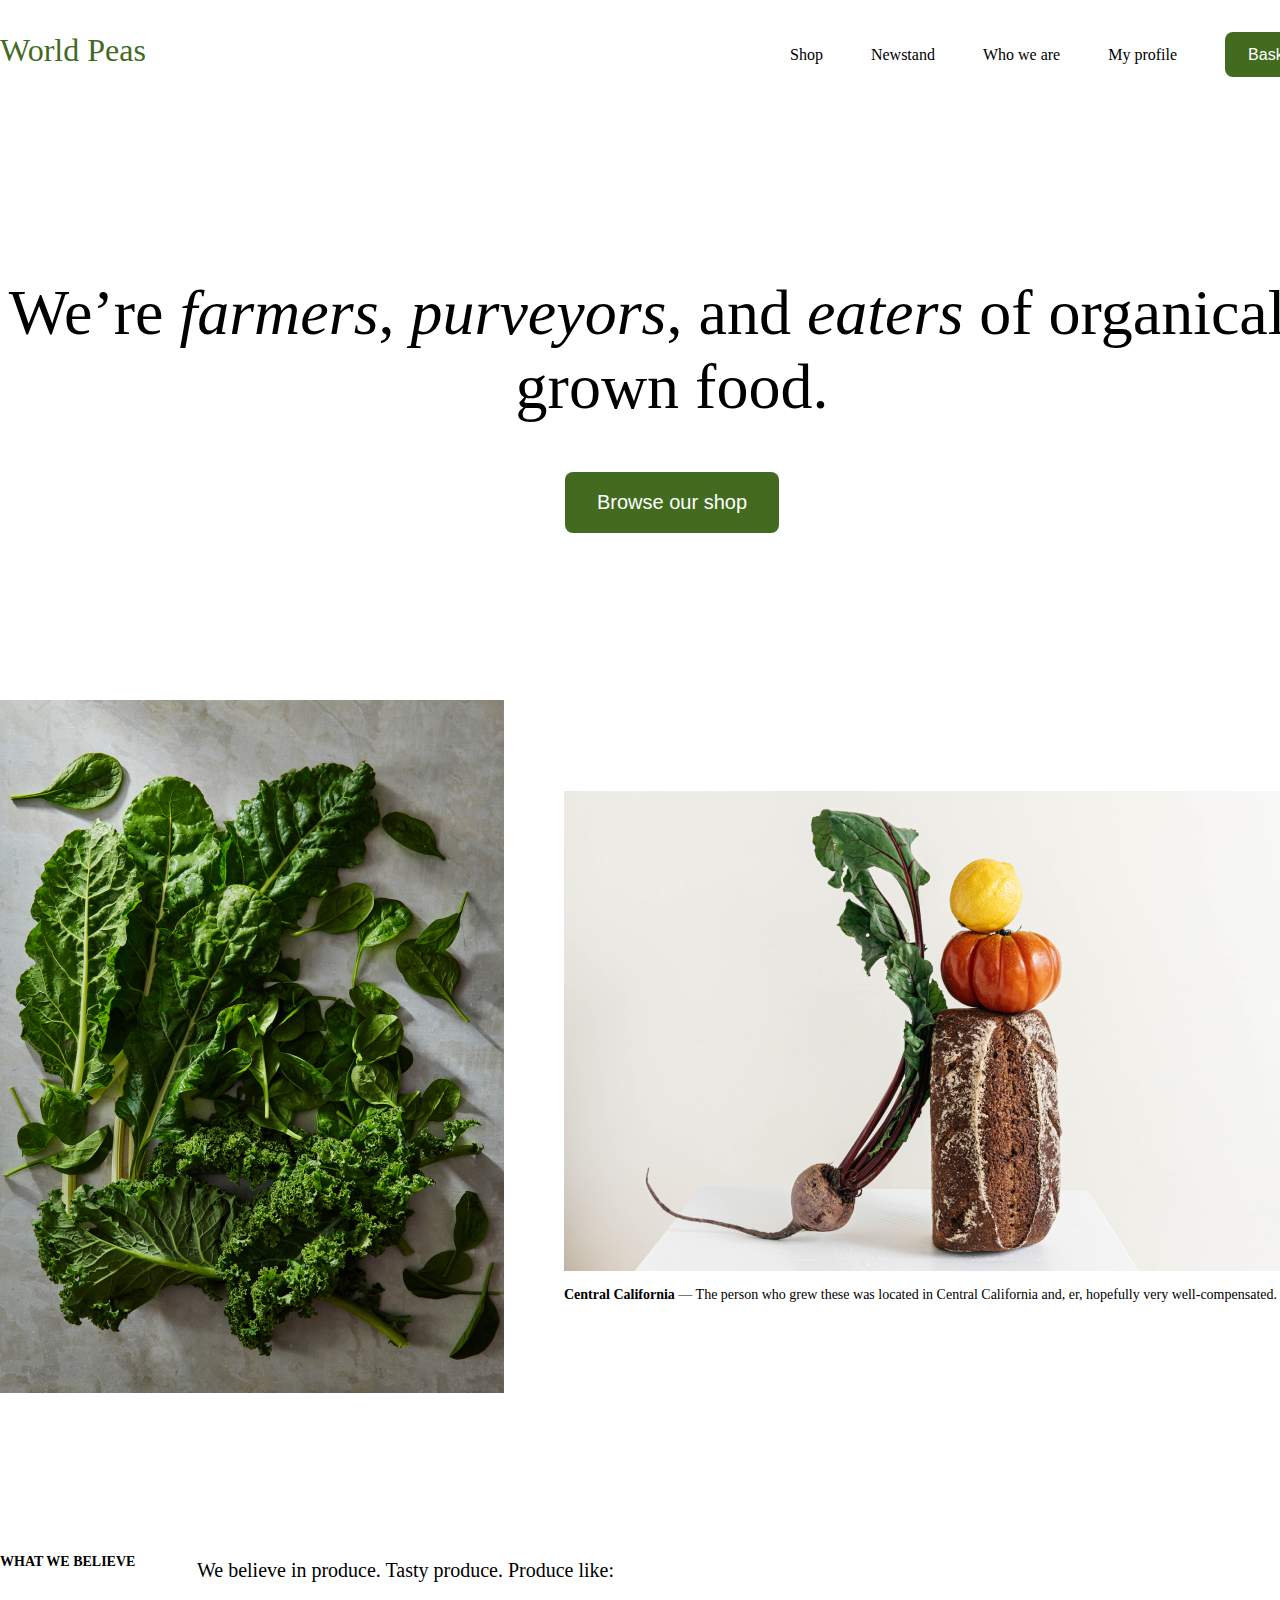
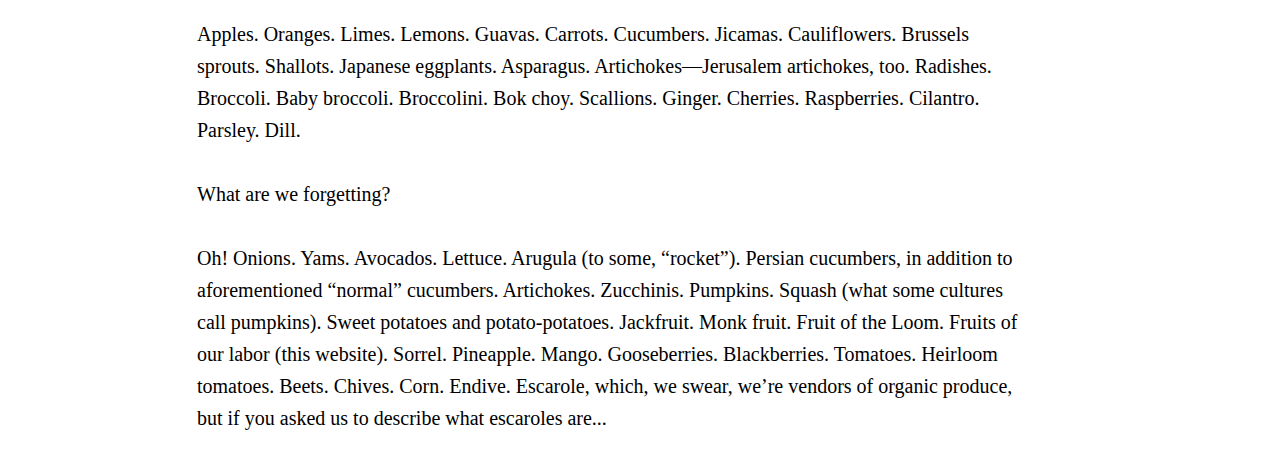
<file: clase3/index.html>
<!DOCTYPE html>
<html lang="en">

<head>
    <meta charset="UTF-8">
    <meta name="viewport" content="width=device-width, initial-scale=1.0">
    <title>Frontend layout</title>
    <link rel="stylesheet" href="styles.css" />
    <link rel="stylesheet" href="home.css" />
    <link rel="stylesheet" href="styles/header.css" />
</head>

<body>
    <div class="page">
        <div class="header">
            <div class="header-title">
                World Peas
            </div>
            <div class="header-nav">
                <div class="header-nav-item">Shop</div>
                <div class="header-nav-item">Newstand</div>
                <div class="header-nav-item">Who we are </div>
                <div class="header-nav-item">My profile</div>
                <div class="header-nav-item">
                    <button class="btn primary-btn">Basket (3)</button>
                </div>
            </div>
        </div>
        <div class="hero">
            <div class="hero-title">We’re <i>farmers</i>, <i>purveyors</i>, and <i>eaters</i> of organically grown food.
            </div>
            <div class="hero-action">
                <button class="btn primary-btn large-btn">Browse our shop</button>
            </div>
        </div>
        <div class="carousel">
            <div class="carousel-item">
                <img class="carousel-item-image" src="./assets/images/image1.png" alt="image1" />
            </div>
            <div class="carousel-item">
                <img class="carousel-item-image" src="./assets/images/image2.png" alt="image2" />
                <p class="image-description"><b>Central California</b> — The person who grew these was located in
                    Central California and, er,
                    hopefully
                    very well-compensated.</p>
            </div>
        </div>
        <div class="content">
            <div class="content-title">
                WHAT WE BELIEVE
            </div>
            <div class="content-text">
                <p>We believe in produce. Tasty produce. Produce like:</p>
                <br>
                <p>Apples. Oranges. Limes. Lemons. Guavas. Carrots. Cucumbers. Jicamas. Cauliflowers. Brussels sprouts.
                    Shallots. Japanese eggplants. Asparagus. Artichokes—Jerusalem artichokes, too. Radishes. Broccoli.
                    Baby
                    broccoli. Broccolini. Bok choy. Scallions. Ginger. Cherries. Raspberries. Cilantro. Parsley. Dill.
                </p>
                <br>
                <p>What are we forgetting?</p>
                <br>
                <p>Oh! Onions. Yams. Avocados. Lettuce. Arugula (to some, “rocket”). Persian cucumbers, in addition to
                    aforementioned “normal” cucumbers. Artichokes. Zucchinis. Pumpkins. Squash (what some cultures call
                    pumpkins). Sweet potatoes and potato-potatoes. Jackfruit. Monk fruit. Fruit of the Loom. Fruits of
                    our
                    labor (this website). Sorrel. Pineapple. Mango. Gooseberries. Blackberries. Tomatoes. Heirloom
                    tomatoes.
                    Beets. Chives. Corn. Endive. Escarole, which, we swear, we’re vendors of organic produce, but if you
                    asked us to describe what escaroles are...</p>
            </div>
        </div>
    </div>
</body>

</html>
</file>
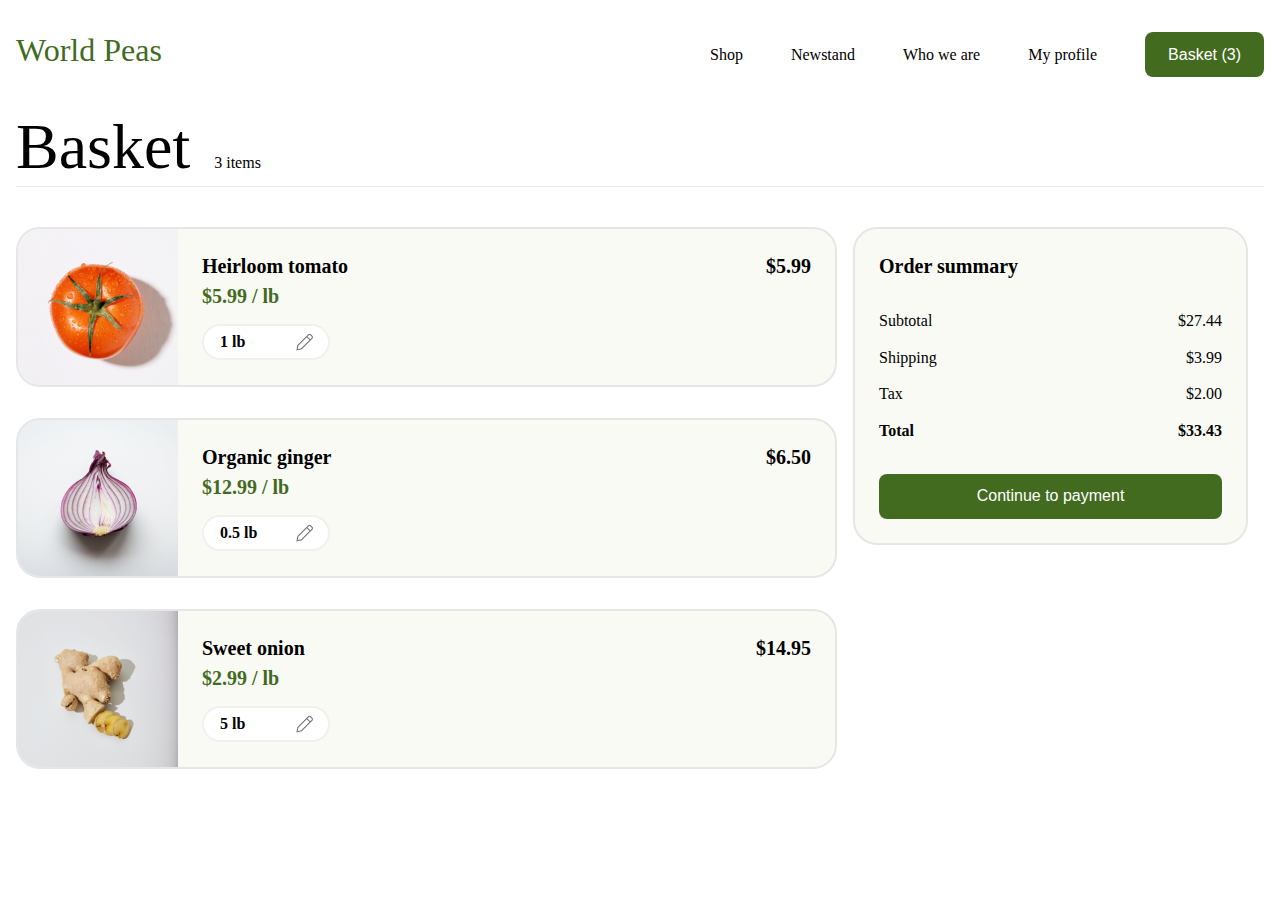
<file: clase3/cart.html>
<!DOCTYPE html>
<html lang="en">

<head>
    <meta charset="UTF-8">
    <meta name="viewport" content="width=device-width, initial-scale=1.0">
    <title>Shopping Cart</title>
    <link rel="stylesheet" href="styles.css" />
    <link rel="stylesheet" href="styles/header.css" />
    <link rel="stylesheet" href="cart.css" />
</head>

<body>
    <div class="page">
        <div class="header">
            <div class="header-title">
                World Peas
            </div>
            <div class="header-nav">
                <div class="header-nav-item">Shop</div>
                <div class="header-nav-item">Newstand</div>
                <div class="header-nav-item">Who we are </div>
                <div class="header-nav-item">My profile</div>
                <div class="header-nav-item">
                    <button class="btn primary-btn">Basket (3)</button>
                </div>
            </div>
        </div>
        <div class="title">
            <span class="h1">Basket</span><span>3 items</span>
        </div>

        <div class="cart">
            <div class="cart-card">
                <div class="cart-card-image">
                    <img src="./assets/images/tomatoe.png" alt="Tomatoe" srcset="">
                </div>
                <div class="cart-card-content">
                    <div class="cart-card-content-box">
                        <p class="cart-card-content-box-title">Heirloom tomato</p>
                        <p class="cart-card-content-box-price">$5.99 / lb</p>
                        <p class="cart-card-content-box-quantity">
                            <span>1 lb</span>
                            <img src="./assets/images/pen.png" alt="Edit" srcset="">
                        </p>
                    </div>
                    <div class="cart-card-content-price">
                        $5.99
                    </div>
                </div>
            </div>
            <div class="cart-card">
                <div class="cart-card-image">
                    <img src="./assets/images/onion.png" alt="Onion" srcset="">
                </div>
                <div class="cart-card-content">
                    <div class="cart-card-content-box">
                        <p class="cart-card-content-box-title">Organic ginger</p>
                        <p class="cart-card-content-box-price">$12.99 / lb</p>
                        <p class="cart-card-content-box-quantity">
                            <span>0.5 lb</span>
                            <img src="./assets/images/pen.png" alt="Edit" srcset="">
                        </p>
                    </div>
                    <div class="cart-card-content-price">
                        $6.50
                    </div>
                </div>
            </div>
            <div class="cart-card">
                <div class="cart-card-image">
                    <img src="./assets/images/ginger.png" alt="Ginger" srcset="">
                </div>
                <div class="cart-card-content">
                    <div class="cart-card-content-box">
                        <p class="cart-card-content-box-title">Sweet onion</p>
                        <p class="cart-card-content-box-price">$2.99 / lb</p>
                        <p class="cart-card-content-box-quantity">
                            <span>5 lb</span>
                            <img src="./assets/images/pen.png" alt="Edit" srcset="">
                        </p>
                    </div>
                    <div class="cart-card-content-price">
                        $14.95
                    </div>
                </div>
            </div>
        </div>
        <div class="summary">
            <div class="summary-card">
                <div class="summary-card-title">
                    Order summary
                </div>
                <div class="summary-card-items">
                    <p>
                        <span>Subtotal</span>
                        <span>$27.44</span>
                    </p>
                    <p>
                        <span>Shipping</span>
                        <span>$3.99</span>
                    </p>
                    <p>
                        <span>Tax</span>
                        <span>$2.00</span>
                    </p>
                    <p class="bold">
                        <span>Total</span>
                        <span>$33.43</span>
                    </p>
                </div>
                <button class="btn primary-btn">Continue to payment</button>
            </div>
        </div>
    </div>
</body>

</html>
</file>
<file: clase3/styles.css>
* {
  box-sizing: border-box;
  padding: 0;
  margin: 0;
}

.btn {
  border-radius: 8px;
  border-width: 0;
  font-size: 16px;
  /* X | Y  */
  padding: 13.5px 23px;
}
.btn.primary-btn {
  background-color: #426b1f;
  color: #ffffff;
}

.btn.large-btn {
  font-size: 20px;
  padding: 19px 32px;
}

.image-description {
  font-size: 14px;
}
</file>
<file: clase3/home.css>
.page {
  max-width: 1440px;
  margin-left: auto;
  margin-right: auto;
  display: grid;
  grid-template-areas:
    "header"
    "hero"
    "carousel"
    "content";
  padding-bottom: 30px;
}

.header {
  grid-area: header;
  display: flex;
  justify-content: space-between;
  padding: 32px 96px;
  font-size: 16px;

  .header-title {
    color: #426b1f;
    font-size: 32px;
  }

  .header-nav {
    display: flex;
    flex-direction: row;
    gap: 48px;
    align-items: center;
  }
}

.hero {
  grid-area: hero;
  padding: 167px 0;
  display: flex;
  flex-direction: column;
  align-items: center;
  .hero-title {
    text-align: center;
    font-size: 64px;
  }
  .hero-action {
    margin-top: 48px;
  }
}

.carousel {
  grid-area: carousel;
  display: flex;
  flex-direction: row;
  gap: 60px;
  margin-bottom: 161px;

  .carousel-item {
    display: flex;
    flex-direction: column;
    justify-content: center;
    gap: 16px;
  }
}

.content {
  grid-area: content;
  display: flex;
  .content-title {
    display: inline-block;
    font-size: 14px;
    font-weight: 600;
    text-transform: uppercase;
    margin-right: 16px;
    width: 181px;
  }
  .content-text {
    display: inline-block;
    font-size: 20px;
    font-weight: 400;
    line-height: 32px;
    word-wrap: break-word;
    max-width: 822px;
  }
}
</file>
<file: clase3/styles/header.css>
.header {
  grid-area: header;
  display: flex;
  justify-content: space-between;
  padding: 32px 0;
  font-size: 16px;

  .header-title {
    color: #426b1f;
    font-size: 32px;
  }

  .header-nav {
    display: flex;
    flex-direction: row;
    gap: 48px;
    align-items: center;
  }
}
</file>
<file: clase3/cart.css>
.page {
  max-width: 1248px;
  margin-left: auto;
  margin-right: auto;
  display: grid;
  grid-template-areas:
    "header header"
    "title title"
    "cart summary";
  padding-bottom: 30px;
}

.title {
  grid-area: title;
  border-width: 0px 0px 1px 0px;
  border-style: solid;
  border-color: #e6e6e6;

  .h1 {
    font-size: 64px;
    font-family: Newsreader;
    font-weight: 400;
    line-height: 76.8px;
    word-wrap: break-word;
    margin-right: 24px;
  }
}

.cart {
  grid-area: cart;
  display: flex;
  gap: 31px;
  flex-direction: column;
  margin-top: 40px;
  .cart-card {
    position: relative;
    width: 821px;
    border-radius: 24px;
    border: 2px #e6e6e6 solid;
    background: #fafaf5;
    overflow: hidden;
    display: flex;
    flex-direction: row;

    .cart-card-image {
      position: relative;
      margin-bottom: -7px;
    }

    .cart-card-content {
      flex-grow: 1;
      padding: 24px;
      display: flex;
      flex-direction: row;
      justify-content: space-between;

      .cart-card-content-box {
        .cart-card-content-box-title {
          font-size: 20px;
          font-family: Inter;
          font-weight: 600;
          word-wrap: break-word;
          margin-bottom: 4px;
          line-height: 26px;
        }
        .cart-card-content-box-price {
          color: #426b1f;
          font-size: 20px;
          font-family: Inter;
          font-weight: 600;
          word-wrap: break-word;
          line-height: 26px;
          margin-bottom: 15px;
        }
        .cart-card-content-box-quantity {
          color: black;
          font-size: 16px;
          font-family: Inter;
          font-weight: 600;
          word-wrap: break-word;

          display: flex;
          flex-direction: row;
          align-items: center;
          justify-content: space-between;
          padding-left: 16px;
          padding-right: 8px;
          border-radius: 20px;
          border: 2px rgba(0, 0, 0, 0.06) solid;
          background: white;
          width: 128px;
        }
      }

      .cart-card-content-price {
        color: black;
        font-size: 20px;
        font-family: Inter;
        font-weight: 600;
        line-height: 26px;
        word-wrap: break-word;
      }
    }
  }
}

.summary {
  grid-area: summary;
  margin-top: 40px;

  .summary-card {
    width: 395px;
    border-radius: 24px;
    border: 2px #e6e6e6 solid;
    background: #fafaf5;
    overflow: hidden;
    display: flex;
    flex-direction: column;
    padding: 24px;

    .summary-card-title {
      color: black;
      font-size: 20px;
      font-family: Inter;
      font-weight: 600;
      line-height: 26px;
      word-wrap: break-word;
    }

    .summary-card-items {
      color: black;
      font-size: 16px;
      font-family: Inter;
      font-weight: 400;
      line-height: 20.8px;
      word-wrap: break-word;

      display: flex;
      flex-direction: column;
      gap: 16px;
      margin-top: 32px;
      margin-bottom: 32px;

      p {
        display: flex;
        justify-content: space-between;
        &.bold {
          font-weight: 600;
        }
      }
    }
  }
}
</file>
